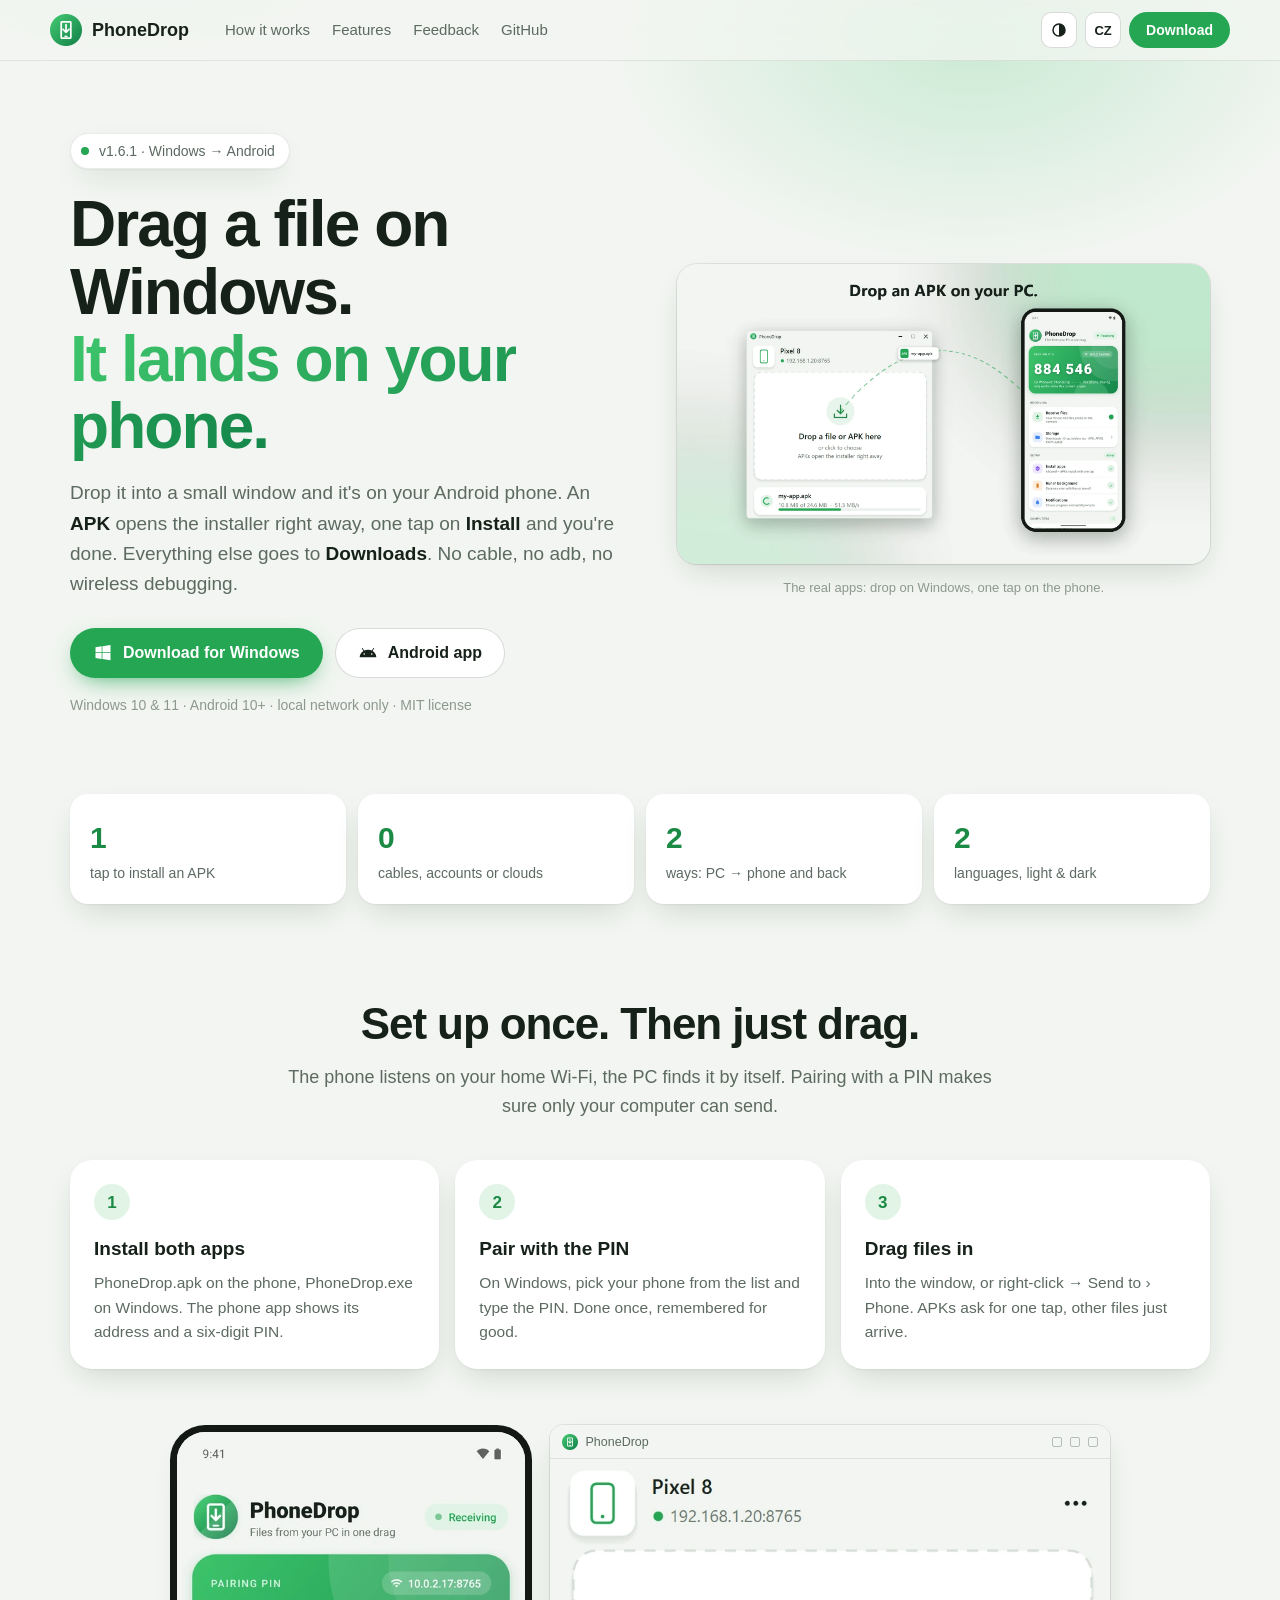
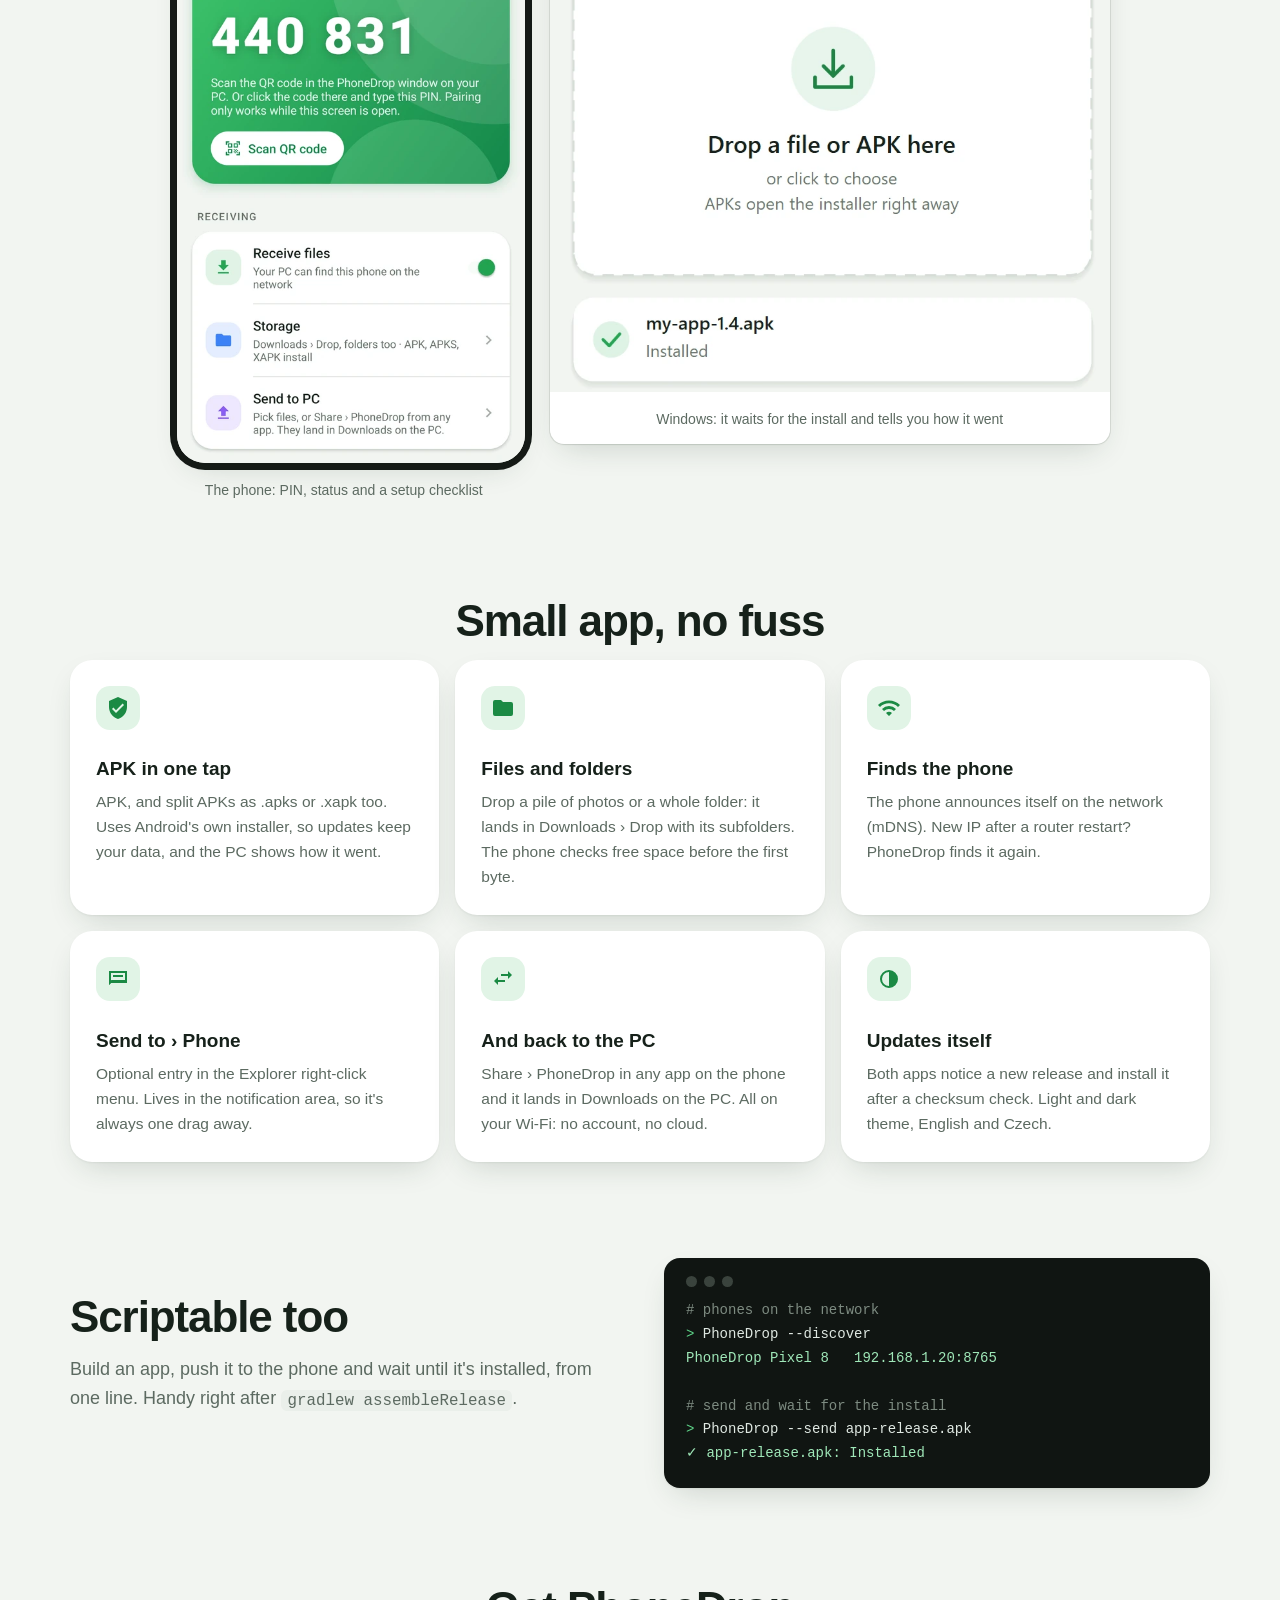
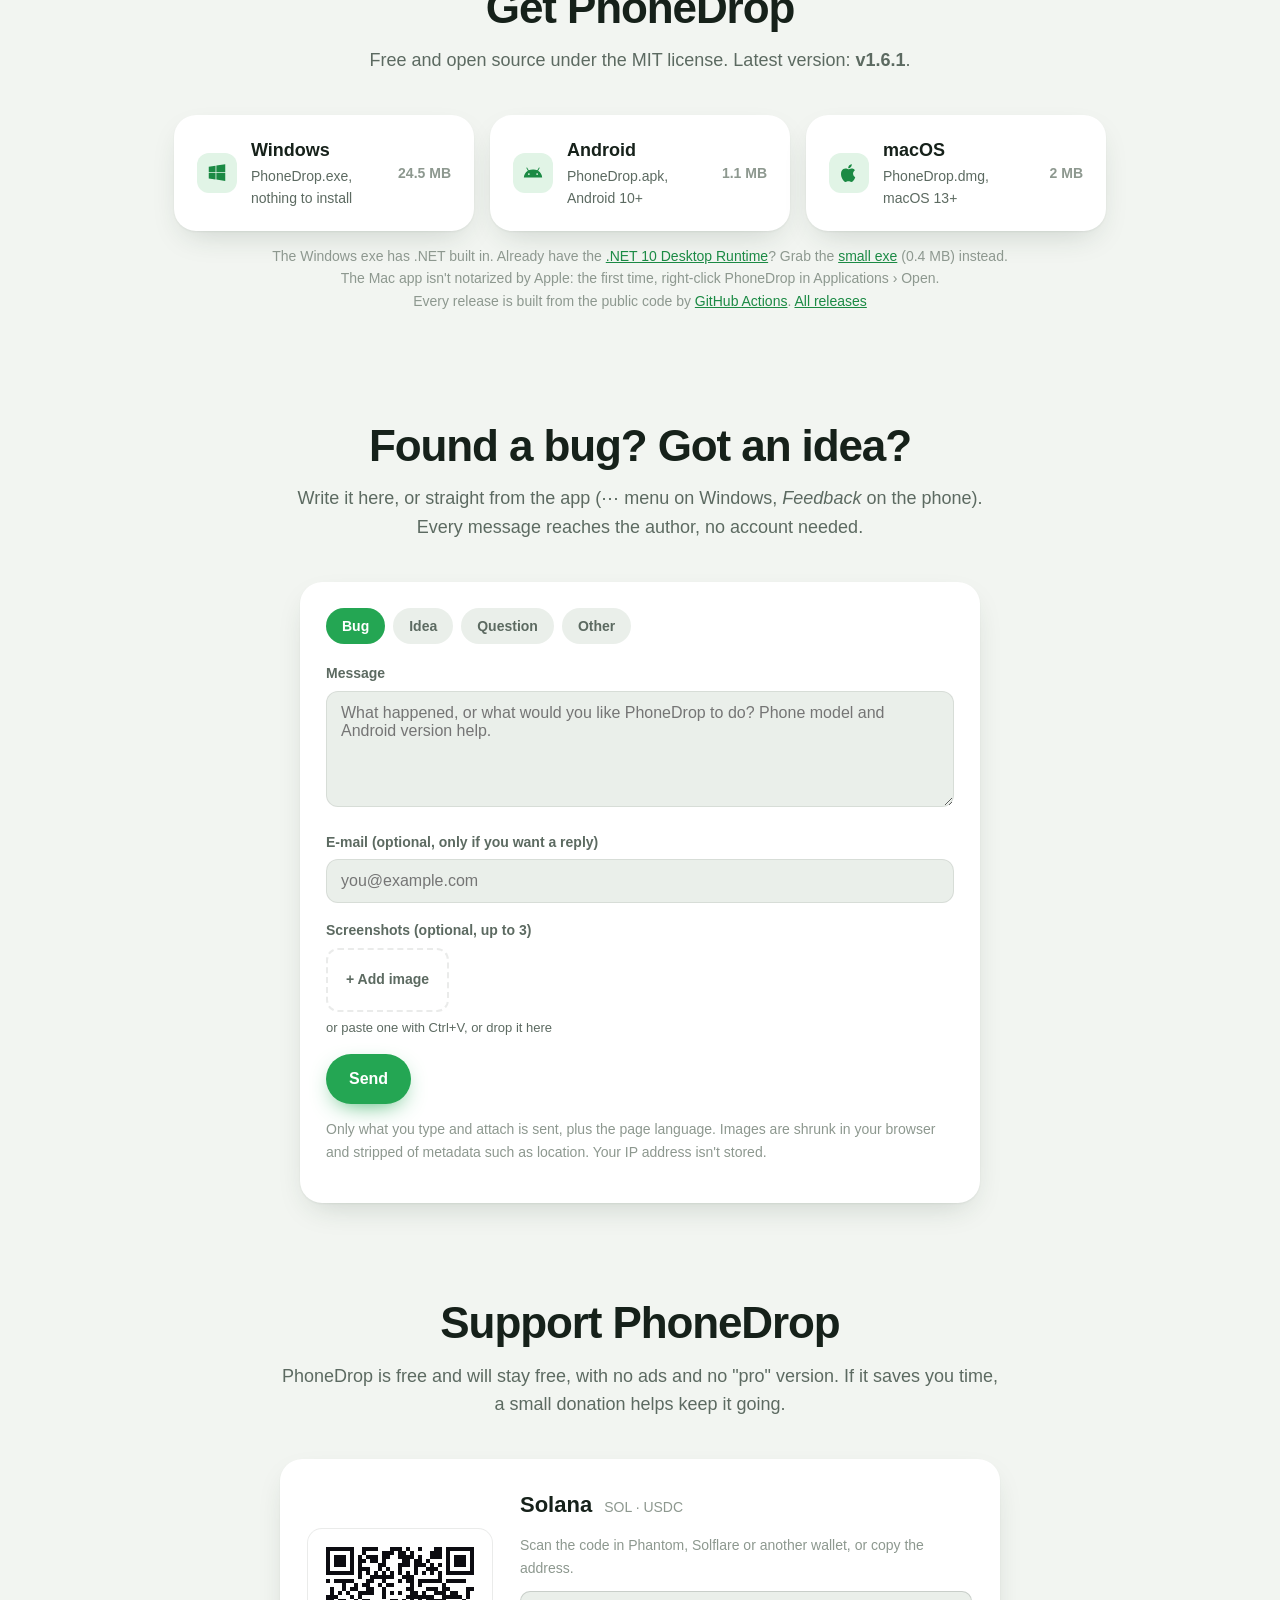
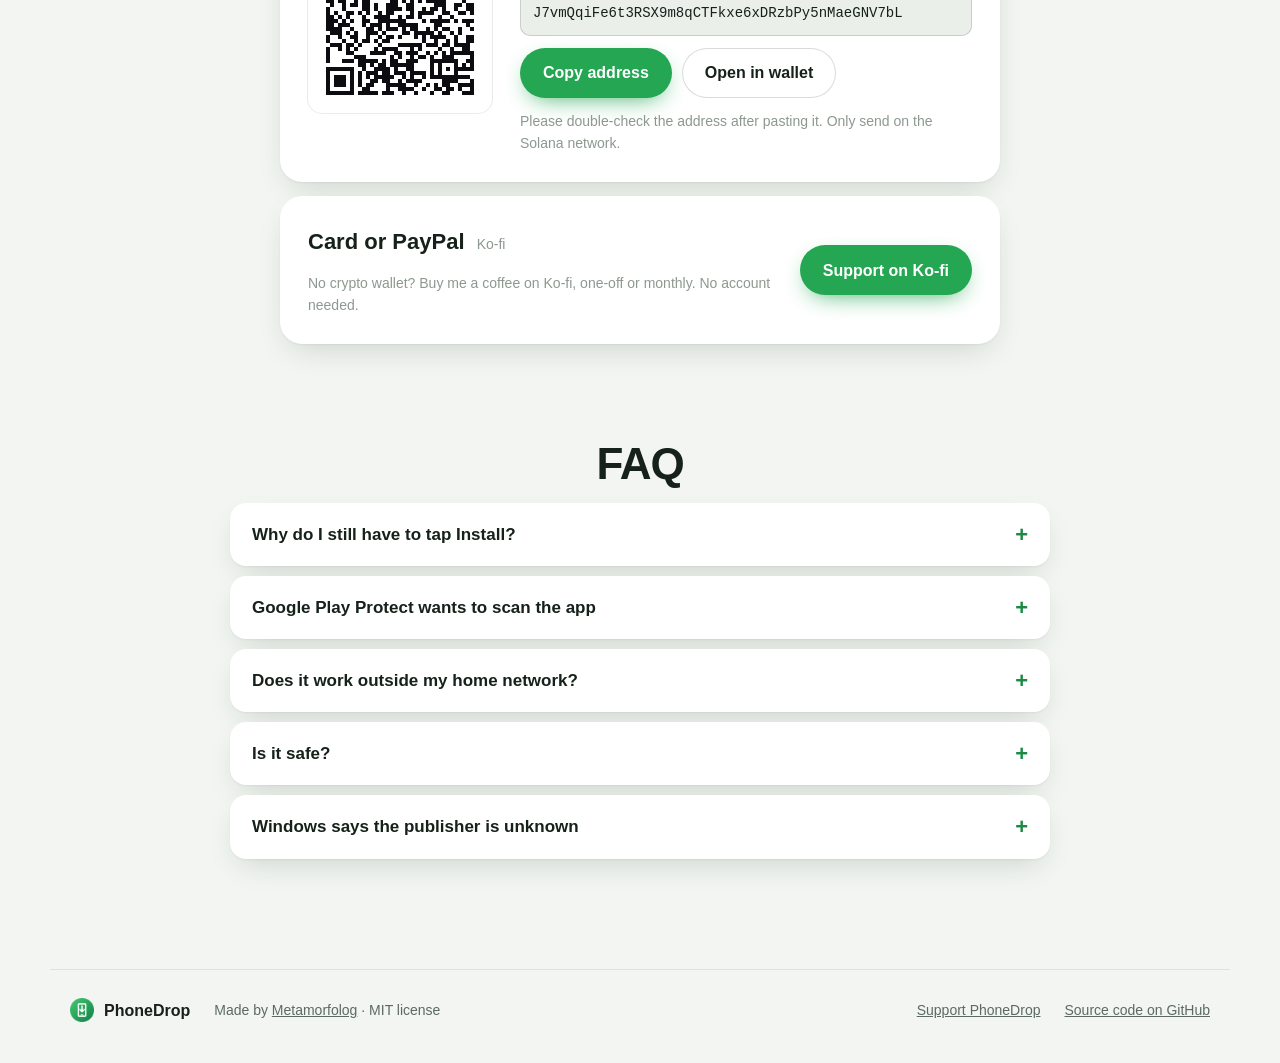
<file: website/public/index.html>
<!doctype html>
<html lang="en" data-lang="en">
<head>
  <meta charset="utf-8">
  <meta name="viewport" content="width=device-width, initial-scale=1">
  <title>PhoneDrop: drag a file on Windows, it lands on your Android phone</title>
  <meta name="description" content="Drop a file into a small window on Windows and it lands on your Android phone. APKs open the installer with one tap. No cable, no adb, no cloud. Free and open source.">
  <meta name="theme-color" content="#f2f5f1" media="(prefers-color-scheme: light)">
  <meta name="theme-color" content="#0f1311" media="(prefers-color-scheme: dark)">
  <link rel="icon" type="image/png" href="favicon.png">
  <link rel="apple-touch-icon" href="assets/apple-touch-icon.png">
  <meta property="og:type" content="website">
  <meta property="og:title" content="PhoneDrop: drag a file on Windows, it lands on your phone">
  <meta property="og:description" content="APKs install with one tap, everything else goes to Downloads. No cable, no adb, no cloud. Free and open source.">
  <meta property="og:image" content="https://raw.githubusercontent.com/Metamorfolog/phonedrop/main/website/public/assets/og.png">
  <meta property="og:image:width" content="1200">
  <meta property="og:image:height" content="630">
  <meta name="twitter:card" content="summary_large_image">
  <meta name="twitter:image" content="https://raw.githubusercontent.com/Metamorfolog/phonedrop/main/website/public/assets/og.png">
  <link rel="stylesheet" href="style.css">
  <script src="main.js" defer></script>
</head>
<body>
  <div class="glow" aria-hidden="true"></div>

  <header class="nav">
    <a class="brand" href="#top" aria-label="PhoneDrop">
      <img src="assets/icon.png" alt="" width="32" height="32">
      <span>PhoneDrop</span>
    </a>
    <nav class="nav-links">
      <a href="#how"><span data-l="en">How it works</span><span data-l="cs">Jak to funguje</span></a>
      <a href="#features"><span data-l="en">Features</span><span data-l="cs">Co umí</span></a>
      <a href="#feedback"><span data-l="en">Feedback</span><span data-l="cs">Zpětná vazba</span></a>
      <a href="https://github.com/Metamorfolog/phonedrop" rel="noopener">GitHub</a>
    </nav>
    <div class="nav-end">
      <button class="icon-btn" type="button" id="theme-toggle" aria-label="Theme / Vzhled">
        <svg class="ti ti-auto" viewBox="0 0 24 24" aria-hidden="true"><path d="M12 3a9 9 0 1 0 0 18 9 9 0 0 0 0-18Zm0 2v14a7 7 0 0 1 0-14Z"/></svg>
        <svg class="ti ti-light" viewBox="0 0 24 24" aria-hidden="true"><path d="M12 7a5 5 0 1 0 0 10 5 5 0 0 0 0-10ZM11 1h2v3h-2V1Zm0 19h2v3h-2v-3ZM3.5 4.9l1.4-1.4L7 5.6 5.6 7 3.5 4.9Zm13.4 13.5 1.4-1.4 2.1 2.1-1.4 1.4-2.1-2.1ZM1 11h3v2H1v-2Zm19 0h3v2h-3v-2ZM5.6 17 7 18.4l-2.1 2.1-1.4-1.4L5.6 17ZM18.4 3.5l1.4 1.4L17.7 7 16.3 5.6l2.1-2.1Z"/></svg>
        <svg class="ti ti-dark" viewBox="0 0 24 24" aria-hidden="true"><path d="M12.3 2a9.9 9.9 0 0 0 8.9 13.9A10 10 0 1 1 12.3 2Z"/></svg>
      </button>
      <button class="lang" type="button" id="lang-toggle" aria-label="Switch language / Přepnout jazyk">
        <span data-l="en">CZ</span><span data-l="cs">EN</span>
      </button>
      <a class="btn btn-small" href="#download"><span data-l="en">Download</span><span data-l="cs">Stáhnout</span></a>
    </div>
  </header>

  <main id="top">
    <!-- Hero -->
    <section class="hero">
      <div class="hero-copy">
        <a class="pill" href="#download">
          <span class="pill-dot"></span>
          <span><span class="js-version">v1.6.1</span> · <span data-l="en">Windows → Android</span><span data-l="cs">Windows → Android</span></span>
        </a>
        <h1>
          <span data-l="en">Drag a file on Windows.<br><span class="grad">It lands on your phone.</span></span>
          <span data-l="cs">Přetáhni soubor ve Windows.<br><span class="grad">A je v telefonu.</span></span>
        </h1>
        <p class="lead">
          <span data-l="en">Drop it into a small window and it's on your Android phone. An <b>APK</b> opens the installer right away, one tap on <b>Install</b> and you're done. Everything else goes to <b>Downloads</b>. No cable, no adb, no wireless debugging.</span>
          <span data-l="cs">Pusť ho do malého okénka a je v telefonu s Androidem. <b>APK</b> rovnou otevře instalaci, stačí ťuknout na <b>Instalovat</b>. Všechno ostatní se uloží do <b>Stažených</b>. Bez kabelu, bez adb, bez bezdrátového ladění.</span>
        </p>
        <div class="cta">
          <a class="btn btn-primary js-dl-win" href="https://github.com/Metamorfolog/phonedrop/releases/download/v1.6.1/PhoneDrop-1.6.1-win-x64.exe">
            <svg class="ico" viewBox="0 0 24 24" aria-hidden="true"><path d="M3 5.1 10.4 4v7.1H3V5.1Zm8.3-1.2L21 2.5v8.6h-9.7V3.9ZM3 12h7.4v7.1L3 18v-6Zm8.3 0H21v8.6l-9.7-1.4V12Z"/></svg>
            <span data-l="en">Download for Windows</span><span data-l="cs">Stáhnout pro Windows</span>
          </a>
          <a class="btn btn-ghost js-dl-apk" href="https://github.com/Metamorfolog/phonedrop/releases/download/v1.6.1/PhoneDrop-1.6.1.apk">
            <svg class="ico" viewBox="0 0 24 24" aria-hidden="true"><path d="M17.6 9.5 19.4 6.4l-.9-.5-1.8 3.2A10.6 10.6 0 0 0 12 8.2c-1.7 0-3.3.3-4.7.9L5.5 5.9l-.9.5 1.8 3.1A9.5 9.5 0 0 0 2 17h20a9.5 9.5 0 0 0-4.4-7.5ZM7.5 14.2a1 1 0 1 1 0-2 1 1 0 0 1 0 2Zm9 0a1 1 0 1 1 0-2 1 1 0 0 1 0 2Z"/></svg>
            <span data-l="en">Android app</span><span data-l="cs">Aplikace pro Android</span>
          </a>
        </div>
        <p class="meta">
          <span data-l="en">Windows 10 &amp; 11 · Android 10+ · local network only · MIT license</span>
          <span data-l="cs">Windows 10 a 11 · Android 10+ · jen v místní síti · licence MIT</span>
        </p>
      </div>

      <div class="hero-demo">
        <video class="hero-video" src="assets/hero.mp4" poster="assets/hero-poster.webp" width="1920" height="1080"
               autoplay muted loop playsinline preload="metadata"
               aria-label="Demo: an APK dropped on the Windows app installs on the phone with one tap, then a whole folder of photos lands in Downloads"></video>
        <p class="demo-caption">
          <span data-l="en">The real apps: drop on Windows, one tap on the phone.</span>
          <span data-l="cs">Skutečné aplikace: pustit ve Windows, jedno ťuknutí v telefonu.</span>
        </p>
      </div>
    </section>

    <!-- Numbers -->
    <section class="stats" aria-label="Highlights">
      <div><b>1</b><span data-l="en">tap to install an APK</span><span data-l="cs">ťuknutí na instalaci APK</span></div>
      <div><b>0</b><span data-l="en">cables, accounts or clouds</span><span data-l="cs">kabelů, účtů a cloudů</span></div>
      <div><b>2</b><span data-l="en">ways: PC → phone and back</span><span data-l="cs">směry: z PC do telefonu i zpět</span></div>
      <div><b>2</b><span data-l="en">languages, light &amp; dark</span><span data-l="cs">jazyky, světlý i tmavý</span></div>
    </section>

    <!-- How it works -->
    <section class="section" id="how">
      <h2><span data-l="en">Set up once. Then just drag.</span><span data-l="cs">Jednou nastavit. Pak jen táhnout.</span></h2>
      <p class="section-lead">
        <span data-l="en">The phone listens on your home Wi-Fi, the PC finds it by itself. Pairing with a PIN makes sure only your computer can send.</span>
        <span data-l="cs">Telefon poslouchá v domácí Wi-Fi a počítač ho najde sám. Párování PINem zajistí, že posílat může jen tvůj počítač.</span>
      </p>
      <ol class="steps">
        <li>
          <span class="step-num">1</span>
          <h3><span data-l="en">Install both apps</span><span data-l="cs">Nainstaluj obě aplikace</span></h3>
          <p><span data-l="en">PhoneDrop.apk on the phone, PhoneDrop.exe on Windows. The phone app shows its address and a six-digit PIN.</span><span data-l="cs">PhoneDrop.apk do telefonu, PhoneDrop.exe do Windows. Aplikace v telefonu ukáže svou adresu a šestimístný PIN.</span></p>
        </li>
        <li>
          <span class="step-num">2</span>
          <h3><span data-l="en">Pair with the PIN</span><span data-l="cs">Spáruj PINem</span></h3>
          <p><span data-l="en">On Windows, pick your phone from the list and type the PIN. Done once, remembered for good.</span><span data-l="cs">Ve Windows vyber telefon ze seznamu a opiš PIN. Stačí jednou, zůstane zapamatovaný.</span></p>
        </li>
        <li>
          <span class="step-num">3</span>
          <h3><span data-l="en">Drag files in</span><span data-l="cs">Přetahuj soubory</span></h3>
          <p><span data-l="en">Into the window, or right-click → Send to › Phone. APKs ask for one tap, other files just arrive.</span><span data-l="cs">Do okénka, nebo pravým tlačítkem → Odeslat do › Telefon. APK chce jedno ťuknutí, ostatní soubory prostě dorazí.</span></p>
        </li>
      </ol>

      <div class="shots">
        <figure class="shot-phone">
          <img data-l="en" class="only-light" src="assets/screens/phone-en-light.webp" alt="PhoneDrop on Android: pairing PIN, receiving switch and setup checklist" width="540" height="980" loading="lazy">
          <img data-l="en" class="only-dark" src="assets/screens/phone-en-dark.webp" alt="PhoneDrop on Android in dark mode" width="540" height="980" loading="lazy">
          <img data-l="cs" class="only-light" src="assets/screens/phone-cs-light.webp" alt="PhoneDrop v Androidu: PIN pro spárování, příjem a kontrolní seznam" width="540" height="980" loading="lazy">
          <img data-l="cs" class="only-dark" src="assets/screens/phone-cs-dark.webp" alt="PhoneDrop v Androidu v tmavém režimu" width="540" height="980" loading="lazy">
          <figcaption><span data-l="en">The phone: PIN, status and a setup checklist</span><span data-l="cs">Telefon: PIN, stav a kontrolní seznam</span></figcaption>
        </figure>
        <figure class="shot-win">
          <div class="win-bar"><img src="assets/icon.png" alt="" width="16" height="16"><span>PhoneDrop</span><i></i><i></i><i></i></div>
          <img data-l="en" class="only-light" src="assets/screens/win-en-light-done.webp" alt="PhoneDrop on Windows after installing an APK" width="800" height="760" loading="lazy">
          <img data-l="en" class="only-dark" src="assets/screens/win-en-dark-done.webp" alt="PhoneDrop on Windows in dark mode" width="800" height="760" loading="lazy">
          <img data-l="cs" class="only-light" src="assets/screens/win-cs-light-done.webp" alt="PhoneDrop ve Windows po instalaci APK" width="800" height="760" loading="lazy">
          <img data-l="cs" class="only-dark" src="assets/screens/win-cs-dark-done.webp" alt="PhoneDrop ve Windows v tmavém režimu" width="800" height="760" loading="lazy">
          <figcaption><span data-l="en">Windows: it waits for the install and tells you how it went</span><span data-l="cs">Windows: počká na instalaci a řekne, jak dopadla</span></figcaption>
        </figure>
      </div>
    </section>

    <!-- Features -->
    <section class="section" id="features">
      <h2><span data-l="en">Small app, no fuss</span><span data-l="cs">Malá aplikace, žádné starosti</span></h2>
      <div class="features">
        <div class="feature">
          <svg viewBox="0 0 24 24" aria-hidden="true"><path d="M12 1 3 5v6c0 5.6 3.8 10.7 9 12 5.2-1.3 9-6.4 9-12V5l-9-4Zm-2 16-4-4 1.4-1.4 2.6 2.6 6.6-6.6L18 9l-8 8Z"/></svg>
          <h3><span data-l="en">APK in one tap</span><span data-l="cs">APK jedním ťuknutím</span></h3>
          <p><span data-l="en">APK, and split APKs as .apks or .xapk too. Uses Android's own installer, so updates keep your data, and the PC shows how it went.</span><span data-l="cs">APK i split APK jako .apks nebo .xapk. Používá instalátor Androidu, takže aktualizace zachová data, a počítač ukáže, jak to dopadlo.</span></p>
        </div>
        <div class="feature">
          <svg viewBox="0 0 24 24" aria-hidden="true"><path d="M10 4H4a2 2 0 0 0-2 2v12a2 2 0 0 0 2 2h16a2 2 0 0 0 2-2V8a2 2 0 0 0-2-2h-8l-2-2Z"/></svg>
          <h3><span data-l="en">Files and folders</span><span data-l="cs">Soubory i složky</span></h3>
          <p><span data-l="en">Drop a pile of photos or a whole folder: it lands in Downloads › Drop with its subfolders. The phone checks free space before the first byte.</span><span data-l="cs">Pusť hromadu fotek nebo celou složku: přistane ve Stažené › Drop i s podsložkami. Telefon předem ověří, jestli se vejde.</span></p>
        </div>
        <div class="feature">
          <svg viewBox="0 0 24 24" aria-hidden="true"><path d="M1 9l2 2a12.7 12.7 0 0 1 18 0l2-2A15.5 15.5 0 0 0 1 9Zm8 8 3 3 3-3a4.2 4.2 0 0 0-6 0Zm-4-4 2 2a7 7 0 0 1 10 0l2-2a9.8 9.8 0 0 0-14 0Z"/></svg>
          <h3><span data-l="en">Finds the phone</span><span data-l="cs">Telefon si najde</span></h3>
          <p><span data-l="en">The phone announces itself on the network (mDNS). New IP after a router restart? PhoneDrop finds it again.</span><span data-l="cs">Telefon se v síti ohlásí sám (mDNS). Nová IP po restartu routeru? PhoneDrop ho najde znovu.</span></p>
        </div>
        <div class="feature">
          <svg viewBox="0 0 24 24" aria-hidden="true"><path d="M3 4h18v12H5.2L3 18.2V4Zm2 2v7.4l.4-.4H19V6H5Zm2 2h10v2H7V8Z"/></svg>
          <h3><span data-l="en">Send to › Phone</span><span data-l="cs">Odeslat do › Telefon</span></h3>
          <p><span data-l="en">Optional entry in the Explorer right-click menu. Lives in the notification area, so it's always one drag away.</span><span data-l="cs">Volitelná položka v pravém tlačítku Průzkumníku. Sedí v oznamovací oblasti, takže je vždy na jedno přetažení.</span></p>
        </div>
        <div class="feature">
          <svg viewBox="0 0 24 24" aria-hidden="true"><path d="M7 10 3 14l4 4v-3h7v-2H7v-3Zm10-6v3h-7v2h7v3l4-4-4-4Z"/></svg>
          <h3><span data-l="en">And back to the PC</span><span data-l="cs">A zpátky do počítače</span></h3>
          <p><span data-l="en">Share › PhoneDrop in any app on the phone and it lands in Downloads on the PC. All on your Wi-Fi: no account, no cloud.</span><span data-l="cs">V libovolné appce v telefonu Sdílet › PhoneDrop a soubor přistane v počítači ve Stažených. Všechno přes tvou Wi-Fi, bez účtu a cloudu.</span></p>
        </div>
        <div class="feature">
          <svg viewBox="0 0 24 24" aria-hidden="true"><path d="M12 3a9 9 0 1 0 0 18 9 9 0 0 0 0-18Zm0 2v14a7 7 0 0 1 0-14Z"/></svg>
          <h3><span data-l="en">Updates itself</span><span data-l="cs">Aktualizuje se sám</span></h3>
          <p><span data-l="en">Both apps notice a new release and install it after a checksum check. Light and dark theme, English and Czech.</span><span data-l="cs">Obě aplikace si všimnou nové verze a po ověření kontrolního součtu ji nainstalují. Světlý i tmavý vzhled, čeština i angličtina.</span></p>
        </div>
      </div>
    </section>

    <!-- Command line -->
    <section class="section split">
      <div>
        <h2><span data-l="en">Scriptable too</span><span data-l="cs">I pro skripty</span></h2>
        <p class="section-lead">
          <span data-l="en">Build an app, push it to the phone and wait until it's installed, from one line. Handy right after <code>gradlew assembleRelease</code>.</span>
          <span data-l="cs">Sestav aplikaci, pošli ji do telefonu a počkej na instalaci, jedním řádkem. Hodí se hned po <code>gradlew assembleRelease</code>.</span>
        </p>
      </div>
      <pre class="terminal" aria-label="Terminal example"><span class="t-bar"><i></i><i></i><i></i></span><code><span class="c"># phones on the network</span>
<span class="p">&gt;</span> PhoneDrop --discover
<span class="o">PhoneDrop Pixel 8   192.168.1.20:8765</span>

<span class="c"># send and wait for the install</span>
<span class="p">&gt;</span> PhoneDrop --send app-release.apk
<span class="o">✓ app-release.apk: Installed</span></code></pre>
    </section>

    <!-- Download -->
    <section class="section" id="download">
      <h2><span data-l="en">Get PhoneDrop</span><span data-l="cs">Stáhnout PhoneDrop</span></h2>
      <p class="section-lead center">
        <span data-l="en">Free and open source under the MIT license. Latest version: <b class="js-version">v1.6.1</b>.</span>
        <span data-l="cs">Zdarma a open source pod licencí MIT. Nejnovější verze: <b class="js-version">v1.6.1</b>.</span>
      </p>
      <div class="downloads">
        <a class="dl dl-main js-dl-win" href="https://github.com/Metamorfolog/phonedrop/releases/download/v1.6.1/PhoneDrop-1.6.1-win-x64.exe">
          <svg class="dl-os" viewBox="0 0 24 24" aria-hidden="true"><path d="M3 5.1 10.4 4v7.1H3V5.1Zm8.3-1.2L21 2.5v8.6h-9.7V3.9ZM3 12h7.4v7.1L3 18v-6Zm8.3 0H21v8.6l-9.7-1.4V12Z"/></svg>
          <span class="dl-title">Windows</span>
          <span class="dl-sub"><span data-l="en">PhoneDrop.exe, nothing to install</span><span data-l="cs">PhoneDrop.exe, nic se neinstaluje</span></span>
          <span class="dl-size js-size-win">24.5 MB</span>
        </a>
        <a class="dl dl-main js-dl-apk" href="https://github.com/Metamorfolog/phonedrop/releases/download/v1.6.1/PhoneDrop-1.6.1.apk">
          <svg class="dl-os" viewBox="0 0 24 24" aria-hidden="true"><path d="M17.6 9.5 19.4 6.4l-.9-.5-1.8 3.2A10.6 10.6 0 0 0 12 8.2c-1.7 0-3.3.3-4.7.9L5.5 5.9l-.9.5 1.8 3.1A9.5 9.5 0 0 0 2 17h20a9.5 9.5 0 0 0-4.4-7.5ZM7.5 14.2a1 1 0 1 1 0-2 1 1 0 0 1 0 2Zm9 0a1 1 0 1 1 0-2 1 1 0 0 1 0 2Z"/></svg>
          <span class="dl-title">Android</span>
          <span class="dl-sub"><span data-l="en">PhoneDrop.apk, Android 10+</span><span data-l="cs">PhoneDrop.apk, Android 10+</span></span>
          <span class="dl-size js-size-apk">1.1 MB</span>
        </a>
        <a class="dl dl-main js-dl-mac" href="https://github.com/Metamorfolog/phonedrop/releases/download/v1.6.1/PhoneDrop-1.6.1-mac.dmg">
          <svg class="dl-os" viewBox="0 0 24 24" aria-hidden="true"><path d="M16.4 12.6c0-2.4 2-3.6 2.1-3.7-1.1-1.7-2.9-1.9-3.5-1.9-1.5-.2-2.9.9-3.7.9-.8 0-1.9-.9-3.2-.8-1.6 0-3.1 1-4 2.4-1.7 3-.4 7.4 1.2 9.8.8 1.2 1.8 2.5 3 2.4 1.2 0 1.7-.8 3.1-.8 1.5 0 1.9.8 3.2.8 1.3 0 2.1-1.2 2.9-2.4.9-1.4 1.3-2.7 1.3-2.8 0 0-2.4-.9-2.4-3.9ZM14 5.4c.7-.8 1.1-1.9 1-3-1 0-2.1.7-2.8 1.5-.6.7-1.2 1.8-1 2.9 1.1.1 2.1-.6 2.8-1.4Z"/></svg>
          <span class="dl-title">macOS</span>
          <span class="dl-sub"><span data-l="en">PhoneDrop.dmg, macOS 13+</span><span data-l="cs">PhoneDrop.dmg, macOS 13+</span></span>
          <span class="dl-size js-size-mac">2 MB</span>
        </a>
      </div>
      <p class="small center">
        <span data-l="en">The Windows exe has .NET built in. Already have the <a href="https://dotnet.microsoft.com/download/dotnet/10.0" rel="noopener">.NET 10 Desktop Runtime</a>? Grab the <a class="js-dl-winsmall" href="https://github.com/Metamorfolog/phonedrop/releases/download/v1.6.1/PhoneDrop-1.6.1-win-x64-small.exe">small exe</a> (<span class="js-size-winsmall">0.4 MB</span>) instead.<br>The Mac app isn't notarized by Apple: the first time, right-click PhoneDrop in Applications › Open.<br>Every release is built from the public code by <a href="https://github.com/Metamorfolog/phonedrop/actions/workflows/release.yml" rel="noopener">GitHub Actions</a>. <a href="https://github.com/Metamorfolog/phonedrop/releases">All releases</a></span>
        <span data-l="cs">Exe pro Windows má .NET v sobě. Máš už <a href="https://dotnet.microsoft.com/download/dotnet/10.0" rel="noopener">.NET 10 Desktop Runtime</a>? Stáhni si raději <a class="js-dl-winsmall" href="https://github.com/Metamorfolog/phonedrop/releases/download/v1.6.1/PhoneDrop-1.6.1-win-x64-small.exe">malé exe</a> (<span class="js-size-winsmall">0,4 MB</span>).<br>Aplikace pro Mac není ověřená u Applu: poprvé ji otevři pravým tlačítkem v Aplikacích › Otevřít.<br>Každé vydání sestavuje z veřejného kódu <a href="https://github.com/Metamorfolog/phonedrop/actions/workflows/release.yml" rel="noopener">GitHub Actions</a>. <a href="https://github.com/Metamorfolog/phonedrop/releases">Všechna vydání</a></span>
      </p>
    </section>

    <!-- Feedback -->
    <section class="section" id="feedback">
      <h2><span data-l="en">Found a bug? Got an idea?</span><span data-l="cs">Našel jsi chybu? Máš nápad?</span></h2>
      <p class="section-lead center">
        <span data-l="en">Write it here, or straight from the app (⋯ menu on Windows, <i>Feedback</i> on the phone). Every message reaches the author, no account needed.</span>
        <span data-l="cs">Napiš ji sem, nebo rovnou z aplikace (menu ⋯ ve Windows, <i>Zpětná vazba</i> v telefonu). Každá zpráva dorazí autorovi, bez registrace.</span>
      </p>
      <form class="feedback" id="feedback-form" novalidate>
        <div class="kinds" role="radiogroup" aria-label="Type">
          <label><input type="radio" name="kind" value="bug" checked><span><span data-l="en">Bug</span><span data-l="cs">Chyba</span></span></label>
          <label><input type="radio" name="kind" value="idea"><span><span data-l="en">Idea</span><span data-l="cs">Nápad</span></span></label>
          <label><input type="radio" name="kind" value="question"><span><span data-l="en">Question</span><span data-l="cs">Otázka</span></span></label>
          <label><input type="radio" name="kind" value="other"><span><span data-l="en">Other</span><span data-l="cs">Jiné</span></span></label>
        </div>
        <label class="field">
          <span><span data-l="en">Message</span><span data-l="cs">Zpráva</span></span>
          <textarea name="message" rows="5" maxlength="5000" required data-ph-en="What happened, or what would you like PhoneDrop to do? Phone model and Android version help." data-ph-cs="Co se stalo, nebo co bys od PhoneDropu chtěl? Pomůže model telefonu a verze Androidu."></textarea>
        </label>
        <label class="field">
          <span><span data-l="en">E-mail (optional, only if you want a reply)</span><span data-l="cs">E-mail (nepovinný, jen pokud chceš odpověď)</span></span>
          <input type="email" name="email" maxlength="200" autocomplete="email" data-ph-en="you@example.com" data-ph-cs="ty@example.cz">
        </label>
        <div class="field fb-shots-field">
          <span><span data-l="en">Screenshots (optional, up to 3)</span><span data-l="cs">Snímky obrazovky (nepovinné, nejvýš 3)</span></span>
          <div class="fb-shots" id="feedback-shots">
            <label class="fb-shot-add" id="feedback-add">
              <input type="file" id="feedback-files" accept="image/*" multiple>
              <span><span data-l="en">+ Add image</span><span data-l="cs">+ Přidat obrázek</span></span>
            </label>
          </div>
          <small class="fb-shots-hint"><span data-l="en">or paste one with Ctrl+V, or drop it here</span><span data-l="cs">nebo ho vlož přes Ctrl+V, případně přetáhni sem</span></small>
        </div>
        <!-- Left empty by people; bots that fill every field are ignored. -->
        <label class="hp" aria-hidden="true">Website <input type="text" name="website" tabindex="-1" autocomplete="off"></label>
        <div class="feedback-end">
          <button class="btn btn-primary" type="submit"><span data-l="en">Send</span><span data-l="cs">Odeslat</span></button>
          <p class="feedback-status" id="feedback-status" role="status" aria-live="polite"></p>
        </div>
        <p class="small">
          <span data-l="en">Only what you type and attach is sent, plus the page language. Images are shrunk in your browser and stripped of metadata such as location. Your IP address isn't stored.</span>
          <span data-l="cs">Odešle se jen to, co napíšeš a přiložíš, a jazyk stránky. Obrázky se zmenší už v prohlížeči a zmizí z nich metadata jako poloha. IP adresa se neukládá.</span>
        </p>
      </form>
    </section>

    <!-- Support -->
    <section class="section" id="support">
      <h2><span data-l="en">Support PhoneDrop</span><span data-l="cs">Podpoř PhoneDrop</span></h2>
      <p class="section-lead center">
        <span data-l="en">PhoneDrop is free and will stay free, with no ads and no "pro" version. If it saves you time, a small donation helps keep it going.</span>
        <span data-l="cs">PhoneDrop je zdarma a zdarma zůstane, bez reklam a bez „pro“ verze. Pokud ti šetří čas, malý dar pomůže v dalším vývoji.</span>
      </p>
      <div class="support">
        <a class="support-qr" href="solana:J7vmQqiFe6t3RSX9m8qCTFkxe6xDRzbPy5nMaeGNV7bL?label=PhoneDrop" aria-label="Open in a Solana wallet">
          <img src="assets/solana-qr.svg" width="172" height="172" alt="QR code of the Solana address">
        </a>
        <div class="support-body">
          <h3>Solana <small>SOL · USDC</small></h3>
          <p class="small">
            <span data-l="en">Scan the code in Phantom, Solflare or another wallet, or copy the address.</span>
            <span data-l="cs">Naskenuj kód v Phantomu, Solflare nebo jiné peněžence, nebo zkopíruj adresu.</span>
          </p>
          <code class="support-address" id="sol-address">J7vmQqiFe6t3RSX9m8qCTFkxe6xDRzbPy5nMaeGNV7bL</code>
          <div class="support-actions">
            <button class="btn btn-primary" type="button" id="sol-copy" data-copy="J7vmQqiFe6t3RSX9m8qCTFkxe6xDRzbPy5nMaeGNV7bL"><span data-l="en">Copy address</span><span data-l="cs">Kopírovat adresu</span></button>
            <a class="btn btn-ghost" href="solana:J7vmQqiFe6t3RSX9m8qCTFkxe6xDRzbPy5nMaeGNV7bL?label=PhoneDrop"><span data-l="en">Open in wallet</span><span data-l="cs">Otevřít v peněžence</span></a>
            <span class="support-copied" id="sol-copied" role="status" aria-live="polite"></span>
          </div>
          <p class="small">
            <span data-l="en">Please double-check the address after pasting it. Only send on the Solana network.</span>
            <span data-l="cs">Po vložení adresu prosím zkontroluj. Posílej jen přes síť Solana.</span>
          </p>
        </div>
      </div>
      <div class="support support-kofi">
        <div class="support-body">
          <h3><span data-l="en">Card or PayPal</span><span data-l="cs">Kartou nebo přes PayPal</span> <small>Ko-fi</small></h3>
          <p class="small">
            <span data-l="en">No crypto wallet? Buy me a coffee on Ko-fi, one-off or monthly. No account needed.</span>
            <span data-l="cs">Nemáš kryptopeněženku? Kup mi kafe na Ko-fi, jednorázově nebo měsíčně. Účet není potřeba.</span>
          </p>
        </div>
        <a class="btn btn-primary" href="https://ko-fi.com/metamorfolog" rel="noopener"><span data-l="en">Support on Ko-fi</span><span data-l="cs">Podpořit na Ko-fi</span></a>
      </div>
    </section>

    <!-- FAQ -->
    <section class="section faq">
      <h2>FAQ</h2>
      <details>
        <summary><span data-l="en">Why do I still have to tap Install?</span><span data-l="cs">Proč musím pořád ťuknout na Instalovat?</span></summary>
        <p><span data-l="en">Android doesn't let an ordinary app install other apps silently, only with root or ADB. PhoneDrop hands the APK straight to the system installer, so one tap is the minimum Android allows.</span><span data-l="cs">Android běžné aplikaci nedovolí instalovat jiné aplikace potichu, to jde jen s rootem nebo přes ADB. PhoneDrop předá APK rovnou systémovému instalátoru, takže jedno ťuknutí je minimum, které Android dovolí.</span></p>
      </details>
      <details>
        <summary><span data-l="en">Google Play Protect wants to scan the app</span><span data-l="cs">Google Play Protect chce aplikaci skenovat</span></summary>
        <p><span data-l="en">For apps it hasn't seen before, Play Protect offers a scan: choose <i>More details → Install without scanning</i>. For a new developer it may even say <i>App blocked to protect your device</i>; then <i>More details → Install anyway</i>. The first time, Android also asks you to allow "Install unknown apps" for PhoneDrop.</span><span data-l="cs">U aplikací, které ještě nezná, nabídne Play Protect sken: zvol <i>Další podrobnosti → Instalovat bez skenování</i>. U nového vývojáře může dokonce napsat <i>Aplikace byla zablokována</i>; pak <i>Další podrobnosti → Přesto nainstalovat</i>. Poprvé se Android zeptá i na povolení „Instalovat neznámé aplikace“ pro PhoneDrop.</span></p>
      </details>
      <details>
        <summary><span data-l="en">Does it work outside my home network?</span><span data-l="cs">Funguje to i mimo domácí síť?</span></summary>
        <p><span data-l="en">Not yet. The PC and the phone have to be on the same network (a VPN like Tailscale works if you type the phone's address). A relay for the road is planned.</span><span data-l="cs">Zatím ne. Počítač a telefon musí být ve stejné síti (funguje i VPN jako Tailscale, když zadáš adresu telefonu). Relay pro cesty je v plánu.</span></p>
      </details>
      <details>
        <summary><span data-l="en">Is it safe?</span><span data-l="cs">Je to bezpečné?</span></summary>
        <p><span data-l="en">The phone only accepts files from computers paired with its PIN, and pairing only works while the app is open on the phone; each computer gets its own secret token. The connection itself isn't encrypted, which is fine on your home Wi-Fi but not on a public one. You can unpair all computers in the phone app any time.</span><span data-l="cs">Telefon přijímá soubory jen od počítačů spárovaných jeho PINem a párovat jde, jen když je aplikace v telefonu otevřená; každý počítač dostane vlastní tajný token. Samotné spojení šifrované není, což v domácí Wi-Fi nevadí, na veřejné ano. Všechna párování zrušíš v aplikaci v telefonu kdykoli.</span></p>
      </details>
      <details>
        <summary><span data-l="en">Windows says the publisher is unknown</span><span data-l="cs">Windows hlásí neznámého vydavatele</span></summary>
        <p><span data-l="en">The app isn't code-signed (certificates are expensive for a free project). Click <i>More info → Run anyway</i>.</span><span data-l="cs">Aplikace není digitálně podepsaná (certifikát je pro bezplatný projekt drahý). Klikni na <i>Další informace → Přesto spustit</i>.</span></p>
      </details>
    </section>
  </main>

  <footer class="footer">
    <div class="brand">
      <img src="assets/icon.png" alt="" width="24" height="24">
      <span>PhoneDrop</span>
    </div>
    <p>
      <span data-l="en">Made by <a href="https://github.com/Metamorfolog">Metamorfolog</a> · MIT license</span>
      <span data-l="cs">Vytvořil <a href="https://github.com/Metamorfolog">Metamorfolog</a> · licence MIT</span>
    </p>
    <a href="#support"><span data-l="en">Support PhoneDrop</span><span data-l="cs">Podpořit PhoneDrop</span></a>
    <a href="https://github.com/Metamorfolog/phonedrop" rel="noopener"><span data-l="en">Source code on GitHub</span><span data-l="cs">Zdrojový kód na GitHubu</span></a>
  </footer>
</body>
</html>
</file>
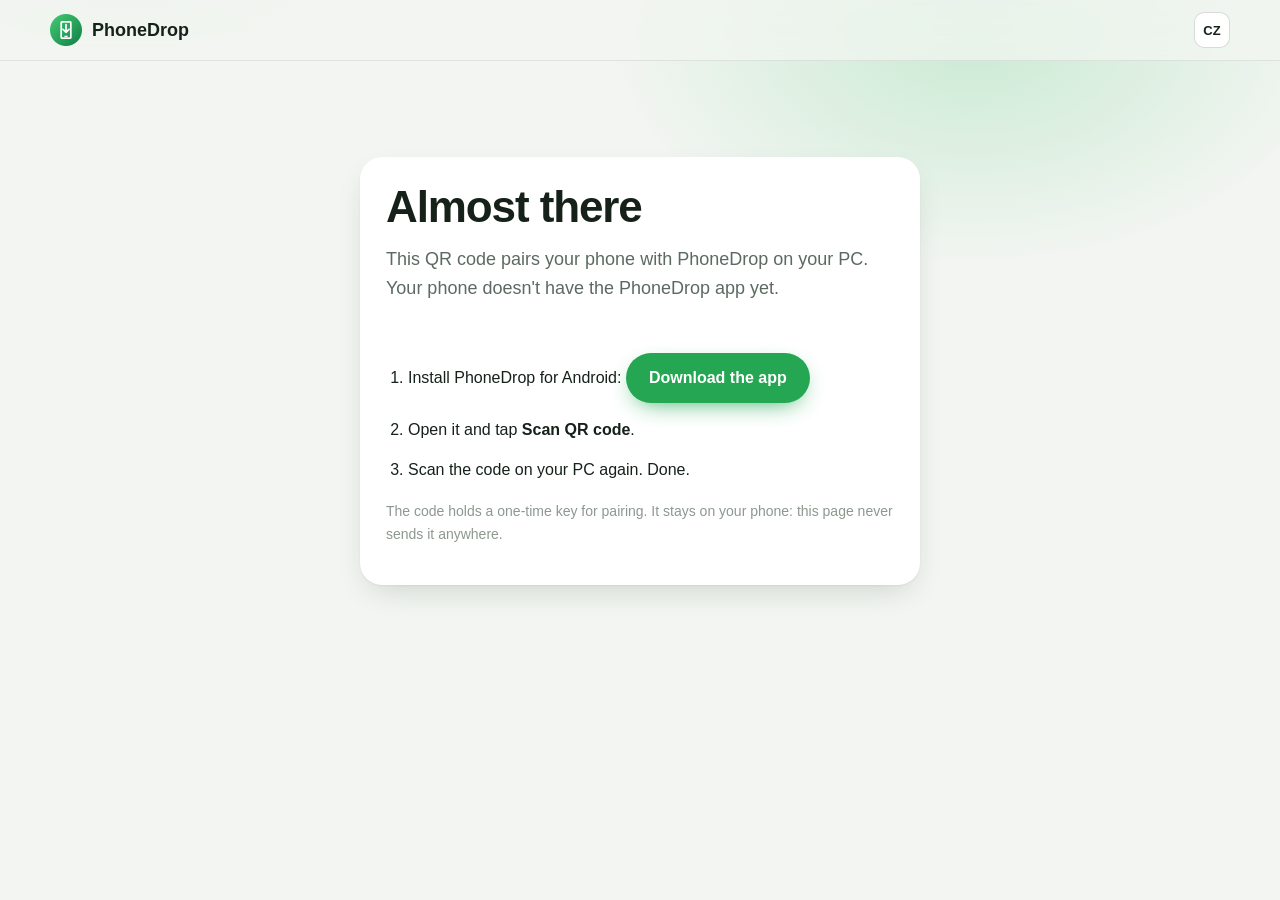
<file: website/public/pair/index.html>
<!doctype html>
<html lang="en" data-lang="en">
<head>
  <meta charset="utf-8">
  <meta name="viewport" content="width=device-width, initial-scale=1">
  <title>Pair PhoneDrop</title>
  <meta name="description" content="This QR code pairs your phone with PhoneDrop on your PC. Get the Android app and scan it there.">
  <meta name="robots" content="noindex">
  <meta name="theme-color" content="#f2f5f1" media="(prefers-color-scheme: light)">
  <meta name="theme-color" content="#0f1311" media="(prefers-color-scheme: dark)">
  <link rel="icon" type="image/png" href="../favicon.png">
  <link rel="stylesheet" href="../style.css">
  <script src="../main.js" defer></script>
</head>
<body>
  <div class="glow" aria-hidden="true"></div>

  <header class="nav">
    <a class="brand" href="../" aria-label="PhoneDrop">
      <img src="../assets/icon.png" alt="" width="32" height="32">
      <span>PhoneDrop</span>
    </a>
    <div class="nav-end">
      <button class="lang" type="button" id="lang-toggle" aria-label="Switch language / Přepnout jazyk">
        <span data-l="en">CZ</span><span data-l="cs">EN</span>
      </button>
    </div>
  </header>

  <main id="top">
    <!-- Odkaz z QR kódu v okně PhoneDropu ve Windows. S nainstalovanou appkou ho Android otevře rovnou v ní
         (assetlinks.json); tahle stránka je pro telefon, který PhoneDrop ještě nemá. Tajný klíč je za #
         a na server se nikdy neposílá. -->
    <section class="section">
      <div class="feedback pair-card">
        <h2><span data-l="en">Almost there</span><span data-l="cs">Skoro hotovo</span></h2>
        <p class="section-lead">
          <span data-l="en">This QR code pairs your phone with PhoneDrop on your PC. Your phone doesn't have the PhoneDrop app yet.</span>
          <span data-l="cs">Tenhle QR kód páruje telefon s PhoneDropem na počítači. V telefonu ale ještě není aplikace PhoneDrop.</span>
        </p>
        <ol class="pair-steps">
          <li>
            <span data-l="en">Install PhoneDrop for Android:</span><span data-l="cs">Nainstaluj PhoneDrop pro Android:</span>
            <a class="btn btn-primary js-dl-apk" href="https://github.com/Metamorfolog/phonedrop/releases/latest"><span data-l="en">Download the app</span><span data-l="cs">Stáhnout aplikaci</span></a>
          </li>
          <li><span data-l="en">Open it and tap <b>Scan QR code</b>.</span><span data-l="cs">Otevři ji a klepni na <b>Naskenovat QR kód</b>.</span></li>
          <li><span data-l="en">Scan the code on your PC again. Done.</span><span data-l="cs">Naskenuj kód na počítači znovu. Hotovo.</span></li>
        </ol>
        <p class="small">
          <span data-l="en">The code holds a one-time key for pairing. It stays on your phone: this page never sends it anywhere.</span>
          <span data-l="cs">Kód obsahuje jednorázový klíč k párování. Zůstává v telefonu, tahle stránka ho nikam neposílá.</span>
        </p>
      </div>
    </section>
  </main>
</body>
</html>
</file>
<file: website/public/style.css>
/* PhoneDrop – stejné barvy jako aplikace. Světlý výchozí, tmavý podle systému nebo přepínače. */
:root {
  --bg: #f2f5f1;
  --bg-2: #e9eee8;
  --card: #ffffff;
  --card-2: #eaefea;
  --line: rgba(22, 33, 26, 0.09);
  --line-2: rgba(22, 33, 26, 0.16);
  --text: #16211a;
  --muted: #5c6a61;
  --faint: #8d988f;
  --accent: #24a653;
  --accent-ink: #1b8a44;
  --accent-tint: #e1f4e6;
  --on-accent: #ffffff;
  --bad: #dc4a4a;
  --grad: linear-gradient(120deg, #3dc46b, #14874a);
  --shadow: 0 1px 2px rgba(31, 58, 42, 0.06), 0 12px 32px -12px rgba(31, 58, 42, 0.22);
  --glow-1: rgba(61, 196, 107, 0.22);
  --glow-2: rgba(20, 135, 74, 0.12);
  --radius: 22px;
  --font: "Segoe UI Variable Display", "Segoe UI", -apple-system, BlinkMacSystemFont, "SF Pro Display", Inter, Roboto, "Helvetica Neue", Arial, sans-serif;
  --mono: ui-monospace, "Cascadia Code", "SF Mono", Menlo, Consolas, "Liberation Mono", monospace;
  color-scheme: light;
}

/* Tmavé proměnné: ručně zvolené, nebo systémové, pokud uživatel nevybral světlý. */
html[data-theme="dark"] {
  --bg: #0f1311; --bg-2: #141a16; --card: #1a201c; --card-2: #232b26;
  --line: rgba(236, 242, 238, 0.08); --line-2: rgba(236, 242, 238, 0.15);
  --text: #ecf2ee; --muted: #a3afa7; --faint: #6c7870;
  --accent: #5fd68a; --accent-ink: #5fd68a; --accent-tint: #1e3326; --on-accent: #06210f; --bad: #f07b7b;
  --grad: linear-gradient(120deg, #7fe3a3, #3dc46b);
  --shadow: 0 1px 2px rgba(0, 0, 0, 0.3), 0 16px 40px -16px rgba(0, 0, 0, 0.7);
  --glow-1: rgba(61, 196, 107, 0.16); --glow-2: rgba(20, 135, 74, 0.12);
  color-scheme: dark;
}
@media (prefers-color-scheme: dark) {
  html:not([data-theme="light"]) {
    --bg: #0f1311; --bg-2: #141a16; --card: #1a201c; --card-2: #232b26;
    --line: rgba(236, 242, 238, 0.08); --line-2: rgba(236, 242, 238, 0.15);
    --text: #ecf2ee; --muted: #a3afa7; --faint: #6c7870;
    --accent: #5fd68a; --accent-ink: #5fd68a; --accent-tint: #1e3326; --on-accent: #06210f; --bad: #f07b7b;
    --grad: linear-gradient(120deg, #7fe3a3, #3dc46b);
    --shadow: 0 1px 2px rgba(0, 0, 0, 0.3), 0 16px 40px -16px rgba(0, 0, 0, 0.7);
    --glow-1: rgba(61, 196, 107, 0.16); --glow-2: rgba(20, 135, 74, 0.12);
    color-scheme: dark;
  }
}

/* Obrázky pro světlý / tmavý vzhled. */
html[data-theme="dark"] .only-light, html[data-theme="light"] .only-dark { display: none !important; }
html:not([data-theme]) .only-dark { display: none; }
@media (prefers-color-scheme: dark) {
  html:not([data-theme]) .only-dark { display: block; }
  html:not([data-theme]) .only-light { display: none !important; }
}

/* Ikona přepínače vzhledu podle volby. */
.ti { display: none; }
html:not([data-theme]) .ti-auto, html[data-theme="light"] .ti-light, html[data-theme="dark"] .ti-dark { display: block; }

* { box-sizing: border-box; }
html { scroll-behavior: smooth; -webkit-text-size-adjust: 100%; }
body {
  margin: 0;
  background: var(--bg);
  color: var(--text);
  font-family: var(--font);
  font-size: 17px;
  line-height: 1.6;
  overflow-x: hidden;
  -webkit-font-smoothing: antialiased;
}

/* Jazyk: oba jsou ve stránce, jeden je skrytý. */
html:not([data-lang="cs"]) [data-l="cs"],
html[data-lang="cs"] [data-l="en"] { display: none !important; }

a { color: inherit; }
img { max-width: 100%; height: auto; display: block; }
b { font-weight: 650; }
code { font-family: var(--mono); font-size: 0.88em; background: var(--card-2); padding: 0.1em 0.4em; border-radius: 6px; }

.glow {
  position: absolute;
  inset: -20vh 0 auto 0;
  height: 100vh;
  pointer-events: none;
  background:
    radial-gradient(40vw 36vh at 76% 24%, var(--glow-1), transparent 70%),
    radial-gradient(34vw 30vh at 10% 6%, var(--glow-2), transparent 70%);
  z-index: 0;
}

/* Navigace */
.nav {
  position: sticky;
  top: 0;
  z-index: 20;
  display: flex;
  align-items: center;
  gap: 24px;
  padding: 12px max(16px, calc((100vw - 1180px) / 2));
  background: color-mix(in srgb, var(--bg) 78%, transparent);
  backdrop-filter: saturate(1.4) blur(14px);
  -webkit-backdrop-filter: saturate(1.4) blur(14px);
  border-bottom: 1px solid var(--line);
}
.brand { display: flex; align-items: center; gap: 10px; font-weight: 700; font-size: 18px; text-decoration: none; }
.nav-links { display: flex; gap: 22px; margin-left: 12px; }
.nav-links a { text-decoration: none; color: var(--muted); font-size: 15px; }
.nav-links a:hover { color: var(--text); }
.nav-end { margin-left: auto; display: flex; align-items: center; gap: 8px; }
.lang, .icon-btn {
  height: 36px;
  min-width: 36px;
  border-radius: 10px;
  border: 1px solid var(--line-2);
  background: var(--card);
  color: var(--text);
  font: 600 13px var(--font);
  cursor: pointer;
  display: inline-flex;
  align-items: center;
  justify-content: center;
}
.icon-btn svg { width: 18px; height: 18px; fill: currentColor; }
.lang:hover, .icon-btn:hover { border-color: var(--accent); }

/* Tlačítka */
.btn {
  display: inline-flex;
  align-items: center;
  gap: 10px;
  height: 50px;
  padding: 0 22px;
  border-radius: 999px;
  font-weight: 650;
  font-size: 16px;
  text-decoration: none;
  border: 1px solid transparent;
  cursor: pointer;
  font-family: var(--font);
  transition: transform 0.15s, box-shadow 0.15s, background 0.15s;
}
.btn .ico { width: 20px; height: 20px; fill: currentColor; flex: none; }
.btn-primary { background: var(--accent); color: var(--on-accent); box-shadow: 0 8px 24px -10px var(--accent); }
.btn-primary:hover { transform: translateY(-1px); box-shadow: 0 12px 28px -10px var(--accent); }
.btn-primary:disabled { opacity: 0.6; cursor: default; transform: none; }
.btn-ghost { background: var(--card); color: var(--text); border-color: var(--line-2); }
.btn-ghost:hover { border-color: var(--accent); }
.btn-small { height: 36px; padding: 0 16px; font-size: 14px; background: var(--accent); color: var(--on-accent); }

/* Úvod */
main { position: relative; z-index: 1; }
.hero {
  display: grid;
  grid-template-columns: 1.05fr 1fr;
  gap: 48px;
  align-items: center;
  max-width: 1180px;
  margin: 0 auto;
  padding: 72px 20px 40px;
}
.pill {
  display: inline-flex;
  align-items: center;
  gap: 10px;
  padding: 6px 14px 6px 10px;
  border-radius: 999px;
  background: var(--card);
  border: 1px solid var(--line);
  font-size: 14px;
  color: var(--muted);
  text-decoration: none;
  box-shadow: var(--shadow);
}
.pill-dot { width: 8px; height: 8px; border-radius: 50%; background: var(--accent); animation: pulse 1.8s ease-in-out infinite; }
@keyframes pulse { 50% { opacity: 0.3; } }
h1 { font-size: clamp(40px, 5.4vw, 64px); line-height: 1.05; letter-spacing: -0.03em; margin: 22px 0 18px; font-weight: 800; }
.grad { background: var(--grad); -webkit-background-clip: text; background-clip: text; color: transparent; }
.lead { font-size: 19px; color: var(--muted); max-width: 560px; margin: 0 0 28px; }
.lead b { color: var(--text); }
.cta { display: flex; gap: 12px; flex-wrap: wrap; }
.meta { color: var(--faint); font-size: 14px; margin-top: 16px; }

/* Ukázka: okno Windows, letící APK a telefon s instalací */
.hero-demo { position: relative; }
.shot-win {
  margin: 0;
  background: var(--card);
  border-radius: 14px;
  overflow: hidden;
  box-shadow: var(--shadow), 0 0 0 1px var(--line);
}
.win-bar {
  display: flex;
  align-items: center;
  gap: 8px;
  height: 34px;
  padding: 0 12px;
  font-size: 12.5px;
  color: var(--muted);
  background: var(--bg);
  border-bottom: 1px solid var(--line);
}
.win-bar img { width: 16px; height: 16px; }
.win-bar span { flex: 1; }
.win-bar i { width: 10px; height: 10px; border-radius: 2px; border: 1.5px solid var(--faint); opacity: 0.6; }
.hero-video {
  display: block;
  width: 100%;
  height: auto;
  aspect-ratio: 16 / 9;
  border-radius: 20px;
  background: #eef3ee;
  box-shadow: var(--shadow), 0 0 0 1px var(--line);
}
.demo-caption { color: var(--faint); font-size: 13px; text-align: center; margin: 14px 0 0; }

/* Čísla */
.stats {
  display: grid;
  grid-template-columns: repeat(4, 1fr);
  gap: 12px;
  max-width: 1180px;
  margin: 24px auto 0;
  padding: 0 20px;
}
.stats div {
  background: var(--card);
  border-radius: 18px;
  padding: 20px;
  box-shadow: var(--shadow);
  display: flex;
  flex-direction: column;
}
.stats b { font-size: 30px; letter-spacing: -0.02em; color: var(--accent-ink); }
.stats span { color: var(--muted); font-size: 14px; }

/* Sekce */
.section { max-width: 1180px; margin: 0 auto; padding: 96px 20px 0; }
h2 { font-size: clamp(30px, 3.6vw, 44px); letter-spacing: -0.025em; line-height: 1.1; margin: 0 0 14px; font-weight: 800; }
#how h2, #features h2, #download h2, #feedback h2, #support h2, .faq h2 { text-align: center; }
.section-lead { color: var(--muted); font-size: 18px; max-width: 720px; margin: 0 0 40px; }
#how .section-lead, .center { margin-left: auto; margin-right: auto; text-align: center; }

.steps { list-style: none; padding: 0; margin: 0 0 56px; display: grid; grid-template-columns: repeat(3, 1fr); gap: 16px; }
.steps li { background: var(--card); border-radius: var(--radius); padding: 24px; box-shadow: var(--shadow); }
.step-num {
  width: 36px;
  height: 36px;
  border-radius: 50%;
  display: grid;
  place-items: center;
  background: var(--accent-tint);
  color: var(--accent-ink);
  font-weight: 800;
}
.steps h3 { margin: 14px 0 6px; font-size: 19px; }
.steps p { margin: 0; color: var(--muted); font-size: 15.5px; }

.shots { display: grid; grid-template-columns: 0.62fr 1fr; gap: 32px; align-items: start; max-width: 940px; margin: 0 auto; }
.shot-phone { margin: 0; }
.shot-phone > img { border-radius: 28px; box-shadow: var(--shadow), 0 0 0 7px #151916; margin: 7px; }
.shots figcaption { color: var(--muted); font-size: 14px; text-align: center; margin-top: 16px; }
.shot-win figcaption { padding: 0 12px 14px; }

.features { display: grid; grid-template-columns: repeat(3, 1fr); gap: 16px; }
.feature { background: var(--card); border-radius: var(--radius); padding: 26px; box-shadow: var(--shadow); }
.feature svg { width: 44px; height: 44px; padding: 10px; border-radius: 14px; fill: var(--accent-ink); background: var(--accent-tint); }
.feature h3 { margin: 16px 0 6px; font-size: 19px; }
.feature p { margin: 0; color: var(--muted); font-size: 15.5px; }

.split { display: grid; grid-template-columns: 1fr 1fr; gap: 48px; align-items: center; }
.terminal {
  margin: 0;
  background: #101512;
  color: #dfe8e2;
  border-radius: 16px;
  padding: 18px 22px 22px;
  font-family: var(--mono);
  font-size: 14px;
  line-height: 1.7;
  overflow-x: auto;
  box-shadow: var(--shadow);
}
.terminal code { background: none; padding: 0; font-size: 1em; }
.t-bar { display: flex; gap: 7px; margin-bottom: 12px; }
.t-bar i { width: 11px; height: 11px; border-radius: 50%; background: #3a433d; }
.terminal .c { color: #7d8b81; }
.terminal .p { color: #5fd68a; }
.terminal .o { color: #9fe7b8; }

.downloads { display: grid; grid-template-columns: repeat(3, minmax(0, 300px)); gap: 16px; justify-content: center; }
.dl {
  display: grid;
  grid-template-columns: auto 1fr auto;
  grid-template-rows: auto auto;
  column-gap: 14px;
  align-items: center;
  padding: 20px 22px;
  border-radius: var(--radius);
  background: var(--card);
  text-decoration: none;
  box-shadow: var(--shadow);
  border: 1px solid transparent;
  transition: border-color 0.15s, transform 0.15s;
}
.dl:hover { border-color: var(--accent); transform: translateY(-2px); }
.dl-os { grid-row: span 2; width: 40px; height: 40px; padding: 9px; border-radius: 12px; fill: var(--accent-ink); background: var(--accent-tint); }
.dl-title { font-weight: 700; font-size: 18px; }
.dl-sub { grid-column: 2; color: var(--muted); font-size: 14px; }
.dl-size { grid-row: 1 / span 2; grid-column: 3; color: var(--faint); font-size: 14px; font-weight: 600; }
.small { color: var(--faint); font-size: 14px; }
.small a { color: var(--accent-ink); }
.center { text-align: center; }

/* Zpětná vazba */
.feedback {
  max-width: 680px;
  margin: 0 auto;
  background: var(--card);
  border-radius: var(--radius);
  padding: 26px;
  box-shadow: var(--shadow);
}
.kinds { display: flex; flex-wrap: wrap; gap: 8px; margin-bottom: 18px; }
.kinds label { cursor: pointer; }
.kinds input { position: absolute; opacity: 0; pointer-events: none; }
.kinds label > span { display: inline-block; padding: 7px 16px; border-radius: 999px; background: var(--card-2); color: var(--muted); font-size: 14px; font-weight: 600; }
.kinds input:checked + span { background: var(--accent); color: var(--on-accent); }
.kinds input:focus-visible + span { outline: 2px solid var(--accent); outline-offset: 2px; }
.field { display: block; margin-bottom: 16px; }
.field > span { display: block; font-size: 14px; color: var(--muted); margin-bottom: 6px; font-weight: 600; }
.field textarea, .field input {
  width: 100%;
  font: 16px var(--font);
  color: var(--text);
  background: var(--card-2);
  border: 1px solid var(--line);
  border-radius: 12px;
  padding: 12px 14px;
  resize: vertical;
}
.field textarea:focus, .field input:focus { outline: none; border-color: var(--accent); }
.hp { position: absolute; left: -9999px; }
.feedback-end { display: flex; align-items: center; gap: 16px; flex-wrap: wrap; }
.feedback-status { margin: 0; font-size: 15px; }
.fb-shots { display: flex; flex-wrap: wrap; gap: 10px; align-items: center; }
.fb-shots.drag .fb-shot-add { border-color: var(--accent); color: var(--accent); }
.fb-shot-add { position: relative; display: inline-flex; align-items: center; justify-content: center; height: 64px; padding: 0 18px; border: 2px dashed var(--line); border-radius: 12px; color: var(--muted); font-size: 14px; font-weight: 600; cursor: pointer; }
.fb-shot-add:hover, .fb-shot-add:focus-within { border-color: var(--accent); color: var(--accent); }
.fb-shot-add input { position: absolute; width: 1px; height: 1px; opacity: 0; }
.fb-shot-add[hidden] { display: none; }
.fb-shot { position: relative; width: 96px; height: 64px; border-radius: 12px; overflow: hidden; border: 1px solid var(--line); background: var(--line); }
.fb-shot img { width: 100%; height: 100%; object-fit: cover; display: block; }
.fb-shot button { position: absolute; top: 4px; right: 4px; width: 22px; height: 22px; border: 0; border-radius: 50%; background: rgba(0, 0, 0, 0.65); color: #fff; font-size: 12px; line-height: 22px; padding: 0; cursor: pointer; }
.fb-shots-hint { display: block; margin-top: 6px; color: var(--muted); font-size: 13px; font-weight: 400; }
.feedback-status.ok { color: var(--accent-ink); }
.feedback-status.err { color: var(--bad); }

/* Podpora */
.support { max-width: 720px; margin: 0 auto; background: var(--card); border-radius: var(--radius); padding: 28px; display: flex; gap: 28px; align-items: center; box-shadow: var(--shadow); }
.support-qr { flex: none; display: block; background: #fff; border-radius: 14px; padding: 6px; line-height: 0; box-shadow: 0 0 0 1px var(--line); }
.support-qr img { width: 172px; height: 172px; image-rendering: pixelated; }
.support-body { min-width: 0; display: grid; gap: 12px; }
.support-body h3 { margin: 0; font-size: 22px; }
.support-body h3 small { color: var(--faint); font-size: 14px; font-weight: 500; margin-left: 6px; }
.support-body .small { margin: 0; }
.support-address { display: block; font-size: 14px; padding: 10px 12px; border-radius: 10px; background: var(--card-2); border: 1px solid var(--line-2); word-break: break-all; user-select: all; }
.support-actions { display: flex; flex-wrap: wrap; align-items: center; gap: 10px; }
.support-copied { color: var(--accent-ink); font-size: 15px; }
.support-kofi { margin-top: 14px; justify-content: space-between; }
.support-kofi .btn { flex: none; white-space: nowrap; }

/* FAQ */
.faq details { max-width: 820px; margin: 0 auto 10px; background: var(--card); border-radius: 16px; box-shadow: var(--shadow); }
.faq summary { cursor: pointer; padding: 18px 22px; font-weight: 650; list-style: none; position: relative; padding-right: 48px; }
.faq summary::-webkit-details-marker { display: none; }
.faq summary::after { content: "+"; position: absolute; right: 22px; top: 14px; font-size: 22px; color: var(--accent-ink); }
.faq details[open] summary::after { content: "–"; }
.faq details p { margin: 0; padding: 0 22px 20px; color: var(--muted); }

.footer {
  max-width: 1180px;
  margin: 110px auto 0;
  padding: 28px 20px 40px;
  border-top: 1px solid var(--line);
  display: flex;
  align-items: center;
  gap: 24px;
  flex-wrap: wrap;
  color: var(--muted);
  font-size: 14px;
}
.footer p { margin: 0; flex: 1; }
.footer a { color: var(--muted); }
.footer .brand { color: var(--text); font-size: 16px; }

@media (prefers-reduced-motion: reduce) {
  .pill-dot { animation: none; }
  html { scroll-behavior: auto; }
}

@media (max-width: 920px) {
  .nav-links { display: none; }
  .hero { grid-template-columns: 1fr; padding-top: 48px; gap: 36px; }
  .stats { grid-template-columns: repeat(2, 1fr); }
  .steps, .features { grid-template-columns: 1fr; }
  .shots { grid-template-columns: 1fr; max-width: 480px; }
  .shot-phone { max-width: 300px; margin: 0 auto; }
  .split { grid-template-columns: 1fr; gap: 24px; }
  .downloads { grid-template-columns: minmax(0, 1fr); }
}
@media (max-width: 640px) {
  .support { flex-direction: column; align-items: stretch; padding: 20px 16px; }
  .support-qr { align-self: center; }
}
@media (max-width: 480px) {
  body { font-size: 16px; }
  .nav { gap: 12px; }
  .brand span { display: none; }
  .btn { height: 46px; padding: 0 18px; font-size: 15px; }
  .cta .btn { flex: 1 1 100%; justify-content: center; }
  .lead { font-size: 17px; }
  .section { padding-top: 72px; }
  .stats b { font-size: 24px; }
  .terminal { font-size: 12.5px; }
}
.pair-card { max-width: 560px; }
.pair-card h2 { margin-top: 0; }
.pair-steps { margin: 18px 0; padding-left: 22px; display: grid; gap: 14px; font-size: 16px; }
.pair-steps .btn { margin-top: 10px; display: inline-flex; }
</file>
